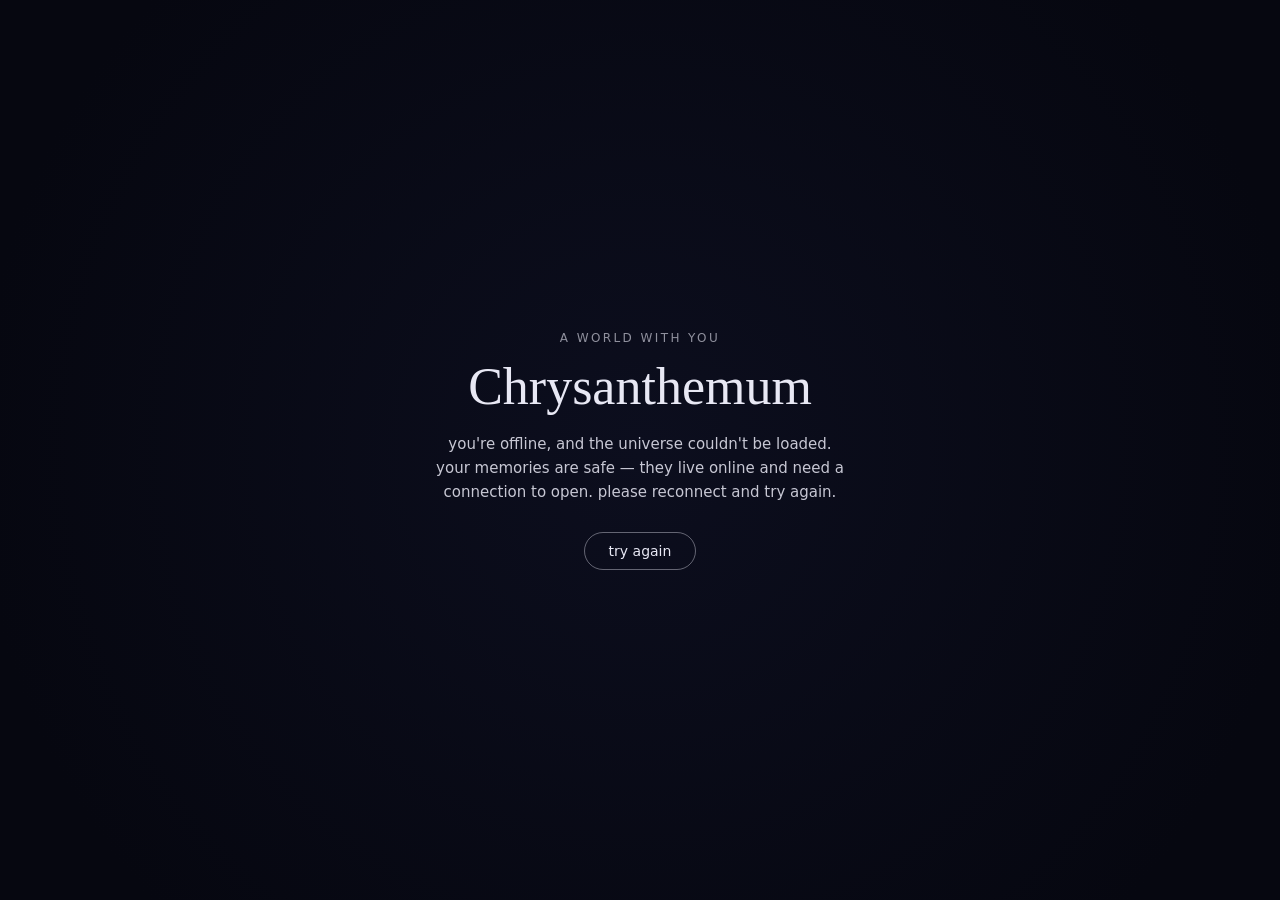
<file: offline.html>
<!DOCTYPE html>
<html lang="en">
<head>
  <meta charset="UTF-8" />
  <meta name="viewport" content="width=device-width, initial-scale=1.0" />
  <meta name="theme-color" content="#060710" />
  <title>Chrysanthemum — offline</title>
  <style>
    html,body{height:100%;margin:0;background:radial-gradient(circle at 50% 50%,#0c0e1e,#060710 85%);color:#e8e8f4;
      font-family:"Cormorant Garamond",Georgia,serif;}
    main{min-height:100%;display:flex;flex-direction:column;align-items:center;justify-content:center;
      text-align:center;padding:24px;box-sizing:border-box;}
    p.caption{font-family:Inter,system-ui,sans-serif;font-size:12px;letter-spacing:.2em;text-transform:uppercase;opacity:.6;margin:0 0 12px;}
    h1{font-weight:300;font-size:clamp(32px,8vw,52px);margin:0 0 16px;}
    p.msg{font-family:Inter,system-ui,sans-serif;font-weight:300;font-size:15px;line-height:1.6;max-width:420px;opacity:.85;margin:0 0 28px;}
    button{font:inherit;font-family:Inter,system-ui,sans-serif;font-size:14px;color:#e8e8f4;background:transparent;
      border:1px solid rgba(232,232,244,.4);border-radius:999px;padding:10px 24px;cursor:pointer;}
  </style>
</head>
<body>
  <main>
    <p class="caption">a world with you</p>
    <h1>Chrysanthemum</h1>
    <p class="msg">you're offline, and the universe couldn't be loaded. your memories are safe &mdash; they live online and need a connection to open. please reconnect and try again.</p>
    <button type="button" onclick="location.reload()">try again</button>
  </main>
</body>
</html>
</file>
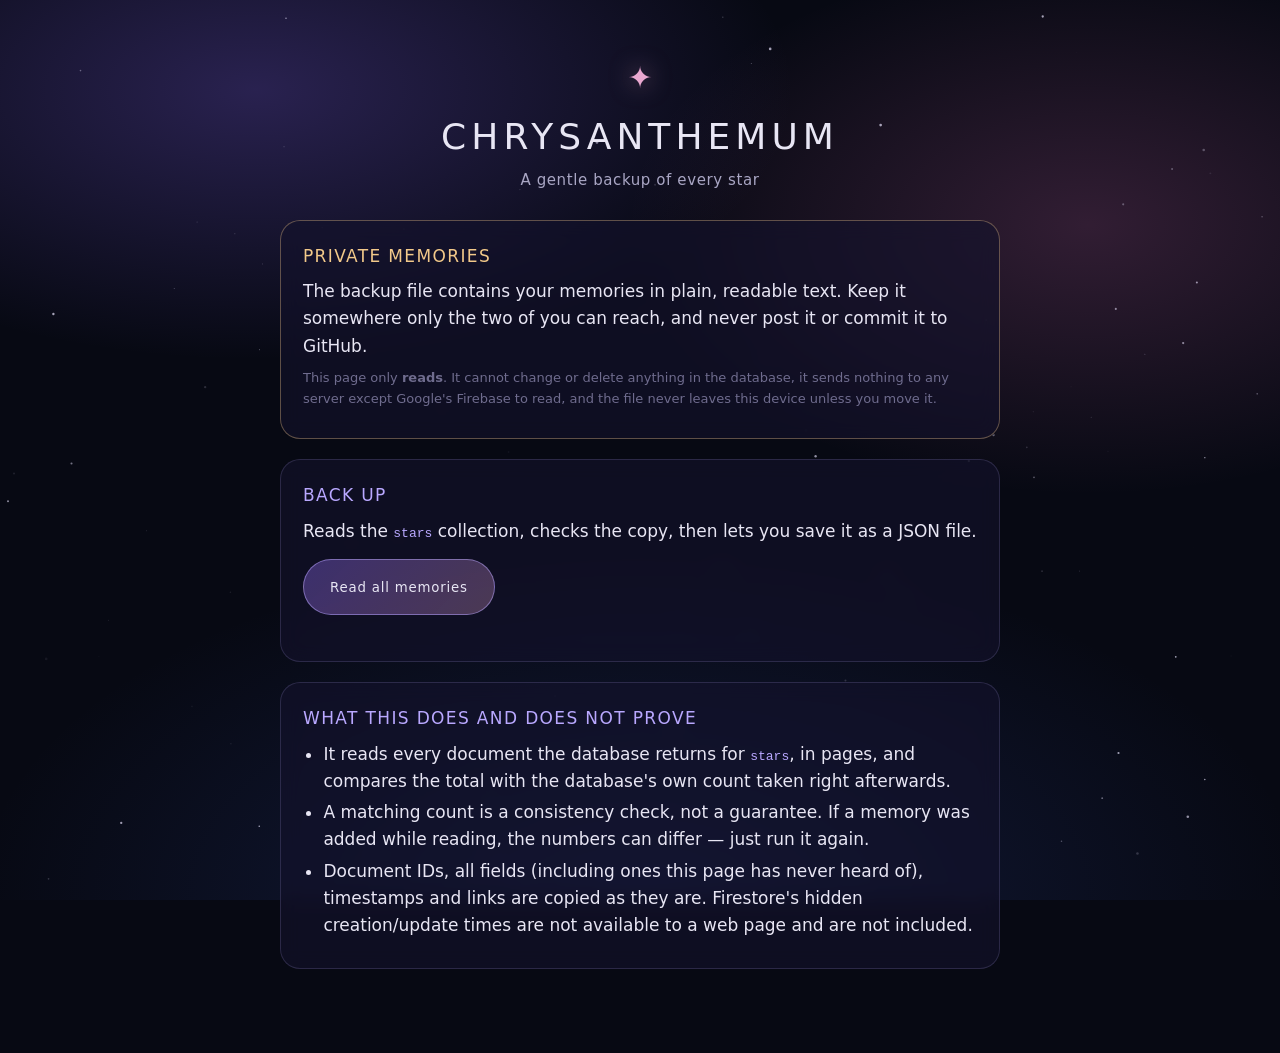
<file: tools/export-stars.html>
<!doctype html>
<html lang="en">
<head>
<meta charset="utf-8">
<meta name="viewport" content="width=device-width, initial-scale=1, viewport-fit=cover">
<meta name="robots" content="noindex, nofollow">
<meta name="referrer" content="no-referrer">
<meta name="color-scheme" content="dark">
<title>Chrysanthemum Backup</title>
<!--
  Chrysanthemum — read-only backup of the "stars" collection.
  - Reads only. This page imports no write/update/delete function from Firebase.
  - Signs in with nothing (no email, no Google, no password). It can read only while the
    database rules allow public reads. See the on-page explanation if access is refused.
  - The backup stays in your browser until you tap Save; nothing is sent anywhere else.
-->
<style>
  :root{
    --bg:#070913; --ink:#e8e6f4; --soft:#a9a6c4; --faint:#6f6c8e;
    --line:rgba(190,180,255,.16); --card:rgba(20,18,44,.62);
    --rose:#e9a8d0; --lav:#b9a8ff; --ok:#8fe3c0; --warn:#f2c98a; --bad:#ff9fb2;
  }
  *{box-sizing:border-box}
  html,body{margin:0;min-height:100%}
  body{
    background:
      radial-gradient(ellipse 70% 50% at 20% 10%, rgba(120,90,220,.30), transparent 60%),
      radial-gradient(ellipse 60% 50% at 85% 25%, rgba(220,110,180,.20), transparent 60%),
      radial-gradient(ellipse 80% 60% at 50% 100%, rgba(60,90,200,.22), transparent 65%),
      var(--bg);
    background-attachment:fixed;
    color:var(--ink);
    font:300 17px/1.6 "Segoe UI",system-ui,-apple-system,Roboto,sans-serif;
    -webkit-text-size-adjust:100%;
  }
  #sky{position:fixed;inset:0;width:100%;height:100%;z-index:0;pointer-events:none}
  main{position:relative;z-index:1;max-width:760px;margin:0 auto;padding:max(28px,env(safe-area-inset-top)) 20px 64px}
  header{text-align:center;padding:26px 0 8px}
  .mark{font-size:30px;color:var(--rose);filter:drop-shadow(0 0 12px rgba(233,168,208,.6))}
  h1{margin:6px 0 2px;font-weight:200;font-size:clamp(26px,5vw,36px);letter-spacing:.14em;text-transform:uppercase}
  .sub{color:var(--soft);margin:0;font-size:15px;letter-spacing:.04em}
  .card{
    background:var(--card);border:1px solid var(--line);border-radius:20px;
    padding:22px;margin:20px 0;backdrop-filter:blur(10px);-webkit-backdrop-filter:blur(10px);
  }
  .card h2{margin:0 0 8px;font-weight:300;font-size:17px;letter-spacing:.08em;text-transform:uppercase;color:var(--lav)}
  .privacy{border-color:rgba(242,201,138,.35)}
  .privacy h2{color:var(--warn)}
  p{margin:.5em 0}
  ul{margin:.4em 0;padding-left:1.2em}
  li{margin:.25em 0}
  button,.btn{
    appearance:none;border:1px solid rgba(185,168,255,.5);color:var(--ink);
    background:linear-gradient(135deg,rgba(150,110,255,.35),rgba(233,168,208,.28));
    font:400 17px/1 inherit;font-family:inherit;letter-spacing:.06em;
    min-height:56px;padding:0 26px;border-radius:999px;cursor:pointer;
    transition:transform .15s,box-shadow .2s,opacity .2s;
  }
  button:hover:not(:disabled){box-shadow:0 0 24px rgba(185,168,255,.35)}
  button:active:not(:disabled){transform:scale(.98)}
  button:disabled{opacity:.4;cursor:not-allowed}
  button.quiet{background:transparent;border-color:var(--line);color:var(--soft)}
  button:focus-visible,input:focus-visible{outline:2px solid var(--rose);outline-offset:3px}
  .row{display:flex;flex-wrap:wrap;gap:12px;align-items:center;margin-top:14px}
  .bar{height:10px;border-radius:99px;background:rgba(255,255,255,.07);overflow:hidden;margin:14px 0 6px}
  .bar>i{display:block;height:100%;width:0;border-radius:99px;background:linear-gradient(90deg,var(--lav),var(--rose));transition:width .25s}
  .bar.busy>i{width:35%!important;animation:slide 1.4s ease-in-out infinite}
  @keyframes slide{0%{margin-left:-35%}100%{margin-left:100%}}
  .stage{color:var(--soft);font-size:15px;min-height:1.6em}
  .result{border-radius:16px;padding:16px 18px;margin-top:14px;border:1px solid var(--line)}
  .result.ok{border-color:rgba(143,227,192,.45);background:rgba(143,227,192,.07)}
  .result.warn{border-color:rgba(242,201,138,.45);background:rgba(242,201,138,.07)}
  .result.bad{border-color:rgba(255,159,178,.5);background:rgba(255,159,178,.08)}
  .result h3{margin:0 0 4px;font-weight:400;font-size:19px}
  .result.ok h3{color:var(--ok)} .result.warn h3{color:var(--warn)} .result.bad h3{color:var(--bad)}
  .checks{list-style:none;padding:0;margin:12px 0 0}
  .checks li{display:flex;gap:10px;padding:8px 0;border-top:1px solid var(--line);font-size:15px}
  .checks li:first-child{border-top:0}
  .chip{flex:none;width:64px;text-align:center;font-size:12px;letter-spacing:.1em;text-transform:uppercase;border-radius:99px;padding:2px 0;height:22px;margin-top:2px}
  .chip.pass{color:var(--ok);border:1px solid rgba(143,227,192,.5)}
  .chip.warn{color:var(--warn);border:1px solid rgba(242,201,138,.5)}
  .chip.fail{color:var(--bad);border:1px solid rgba(255,159,178,.55)}
  .chk-name{color:var(--ink)} .chk-detail{color:var(--soft);display:block}
  code,.mono{font-family:ui-monospace,SFMono-Regular,Menlo,Consolas,monospace;font-size:13px;word-break:break-all;color:var(--lav)}
  table{width:100%;border-collapse:collapse;font-size:14px;margin-top:8px}
  th,td{text-align:left;padding:6px 8px;border-bottom:1px solid var(--line)}
  th{color:var(--faint);font-weight:400;letter-spacing:.06em}
  details{margin-top:12px} summary{cursor:pointer;color:var(--soft);padding:8px 0}
  input[type=file]{color:var(--soft);max-width:100%;font-size:15px}
  .tiny{font-size:13px;color:var(--faint)}
  [hidden]{display:none!important}
  @media (prefers-reduced-motion:reduce){.bar.busy>i{animation:none;width:100%!important;opacity:.5}}
</style>
</head>
<body>
<canvas id="sky" aria-hidden="true"></canvas>
<main>
  <header>
    <div class="mark" aria-hidden="true">✦</div>
    <h1>Chrysanthemum</h1>
    <p class="sub">A gentle backup of every star</p>
  </header>

  <section class="card privacy" aria-labelledby="priv">
    <h2 id="priv">Private memories</h2>
    <p>The backup file contains your memories in plain, readable text. Keep it somewhere only the two of you can reach, and never post it or commit it to GitHub.</p>
    <p class="tiny">This page only <strong>reads</strong>. It cannot change or delete anything in the database, it sends nothing to any server except Google's Firebase to read, and the file never leaves this device unless you move it.</p>
  </section>

  <section class="card" aria-labelledby="go">
    <h2 id="go">Back up</h2>
    <p>Reads the <code>stars</code> collection, checks the copy, then lets you save it as a JSON file.</p>
    <div class="row">
      <button id="start">Read all memories</button>
    </div>
    <div class="bar" id="bar" role="progressbar" aria-valuemin="0" aria-valuemax="100" aria-label="Progress" hidden><i id="fill"></i></div>
    <div class="stage" id="stage" aria-live="polite"></div>
    <div id="out" aria-live="polite"></div>
  </section>

  <section class="card" id="saveCard" hidden aria-labelledby="sv">
    <h2 id="sv">Save</h2>
    <div id="saveInfo"></div>
    <div class="row">
      <button id="save">Save backup file</button>
    </div>
    <p class="tiny">Each save uses a new file name, so an earlier backup is never replaced by this page. Your browser may still add “(1)” if you save the same file twice.</p>
    <details>
      <summary>Check the file I saved</summary>
      <p class="tiny">A download can fail without any warning (full storage, interrupted transfer). Pick the saved file here and it will be re-read and compared with what was verified above.</p>
      <input type="file" id="pick" accept=".json,application/json">
      <div id="pickOut" aria-live="polite"></div>
    </details>
  </section>

  <section class="card" aria-labelledby="hon">
    <h2 id="hon">What this does and does not prove</h2>
    <ul>
      <li>It reads every document the database returns for <code>stars</code>, in pages, and compares the total with the database's own count taken right afterwards.</li>
      <li>A matching count is a consistency check, not a guarantee. If a memory was added while reading, the numbers can differ — just run it again.</li>
      <li>Document IDs, all fields (including ones this page has never heard of), timestamps and links are copied as they are. Firestore's hidden creation/update times are not available to a web page and are not included.</li>
    </ul>
  </section>
</main>

<script>
/* ===== LOGIC (pure; unit-tested outside the browser) ===== */
// BEGIN logic
const FORMAT = "chrysanthemum-firestore-backup";
const FORMAT_VERSION = 2;
const TAG = "__fs_type";

function isPlainObject(v){
  if (v === null || typeof v !== "object") return false;
  const p = Object.getPrototypeOf(v);
  return p === Object.prototype || p === null;
}

// Converts Firestore values to plain JSON, tagging non-JSON types so nothing is lost.
// ctx.warnings collects anything we could not recognise (never silently dropped).
function serialize(v, ctx, path){
  if (v === null) return null;
  if (v === undefined){ ctx.warnings.push(path + ": undefined value"); return { [TAG]: "undefined" }; }
  const t = typeof v;
  if (t === "string" || t === "boolean") return v;
  if (t === "number"){
    if (Number.isFinite(v)) return Object.is(v, -0) ? { [TAG]: "number", value: "-0" } : v;
    return { [TAG]: "number", value: String(v) };               // NaN, Infinity, -Infinity
  }
  if (t === "bigint") return { [TAG]: "bigint", value: v.toString() };
  if (t !== "object"){ ctx.warnings.push(path + ": unsupported type " + t); return { [TAG]: "unsupported", typeof: t }; }
  if (Array.isArray(v)) return v.map((x, i) => serialize(x, ctx, path + "[" + i + "]"));
  if (typeof v.toDate === "function" && typeof v.seconds === "number" && typeof v.nanoseconds === "number"){
    let iso = null; try { iso = v.toDate().toISOString(); } catch (_) {}
    return { [TAG]: "timestamp", seconds: v.seconds, nanoseconds: v.nanoseconds, iso };
  }
  if (typeof v.toBase64 === "function") return { [TAG]: "bytes", base64: v.toBase64() };
  if (typeof v.path === "string" && v.firestore !== undefined) return { [TAG]: "reference", path: v.path };
  if (typeof v.latitude === "number" && typeof v.longitude === "number" && typeof v.isEqual === "function")
    return { [TAG]: "geopoint", latitude: v.latitude, longitude: v.longitude };
  if (typeof v.toArray === "function" && v.constructor && v.constructor.name === "VectorValue")
    return { [TAG]: "vector", values: v.toArray() };
  if (!isPlainObject(v)) ctx.warnings.push(path + ": unrecognised object type " + ((v.constructor && v.constructor.name) || "?"));
  const out = {};
  for (const k of Object.keys(v)) out[k] = serialize(v[k], ctx, path + "." + k);
  // A user field literally named like our tag must not be mistaken for a tagged value.
  if (Object.prototype.hasOwnProperty.call(out, TAG)) return { [TAG]: "map", fields: out };
  return out;
}

function buildPayload(rawDocs, meta){
  const ctx = { warnings: [] };
  const docs = rawDocs.map(d => ({ id: d.id, data: serialize(d.data, ctx, d.id) }));
  docs.sort((a, b) => (a.id < b.id ? -1 : a.id > b.id ? 1 : 0));
  return {
    payload: {
      format: FORMAT, formatVersion: FORMAT_VERSION,
      exportedAt: meta.exportedAt,
      source: { projectId: meta.projectId, collection: meta.collection },
      documentCount: docs.length,
      serverCountAfterRead: meta.serverCount,      // null if unavailable
      note: "Read-only copy. Contains private memories. Tagged values use the \"" + TAG + "\" key.",
      docs
    },
    warnings: ctx.warnings
  };
}

const typeName = v => v === null ? "null" : Array.isArray(v) ? "array"
  : (typeof v === "object" && v[TAG]) ? v[TAG] : typeof v;

// Verifies the JSON TEXT that will be saved (re-parsed, not the in-memory object).
function verifyBackup(jsonText, readCount, serverCount, originalPayload, buildWarnings){
  const checks = [];
  const add = (level, name, detail) => checks.push({ level, name, detail: detail || "" });
  let p;
  try { p = JSON.parse(jsonText); add("pass", "File is valid JSON"); }
  catch (e){ add("fail", "File is valid JSON", String(e.message || e)); return finish(checks, null); }

  const shapeOk = p && p.format === FORMAT && p.formatVersion === FORMAT_VERSION
    && Array.isArray(p.docs) && p.source && p.source.collection && typeof p.exportedAt === "string"
    && Number.isInteger(p.documentCount);
  add(shapeOk ? "pass" : "fail", "Structure and header",
      shapeOk ? "format " + p.format + " v" + p.formatVersion + ", exported " + p.exportedAt
              : "header fields are missing or wrong");
  if (!shapeOk) return finish(checks, null);

  const bad = p.docs.filter(d => !d || typeof d.id !== "string" || !d.id || !isPlainObject(d.data));
  add(bad.length ? "fail" : "pass", "Every entry has an ID and a data object", bad.length ? bad.length + " malformed entries" : p.docs.length + " entries");

  const countsOk = p.docs.length === p.documentCount && p.docs.length === readCount;
  add(countsOk ? "pass" : "fail", "Count in file = documents read",
      "read " + readCount + ", file lists " + p.docs.length + ", header says " + p.documentCount);

  const ids = p.docs.map(d => d && d.id);
  const dupes = ids.filter((id, i) => ids.indexOf(id) !== i);
  add(dupes.length ? "fail" : "pass", "Document IDs are unique", dupes.length ? "duplicates: " + [...new Set(dupes)].slice(0, 5).join(", ") : "");

  if (originalPayload){
    const same = JSON.stringify(p.docs) === JSON.stringify(originalPayload.docs);
    add(same ? "pass" : "fail", "Saved text re-reads identical to what was read from the database", same ? "" : "content changed during encoding");
  }
  if (buildWarnings && buildWarnings.length)
    add("warn", "Some values were of an unrecognised kind", buildWarnings.slice(0, 5).join("; ") + (buildWarnings.length > 5 ? " …" : ""));

  if (serverCount === null) add("warn", "Database's own count", "unavailable, so completeness could not be cross-checked");
  else if (serverCount === readCount) add("pass", "Matches the database's own count", serverCount + " (taken right after reading)");
  else add("warn", "Database's own count differs", "database says " + serverCount + ", read " + readCount + ". A memory may have been added or removed meanwhile — run again before trusting this backup.");

  // Field-level reports
  const byId = new Map(p.docs.filter(d => d && typeof d.id === "string").map(d => [d.id, d]));
  const fields = {};
  for (const d of p.docs) if (d && isPlainObject(d.data))
    for (const [k, v] of Object.entries(d.data)){ const f = (fields[k] ||= { n: 0, types: {} }); f.n++; f.types[typeName(v)] = (f.types[typeName(v)] || 0) + 1; }

  const boolReport = (key) => {
    const f = fields[key];
    if (!f) return { n: 0, trueN: 0, bad: 0 };
    let trueN = 0, badN = 0;
    for (const d of p.docs){ if (key in d.data){ if (d.data[key] === true) trueN++; else if (d.data[key] !== false) badN++; } }
    return { n: f.n, trueN, bad: badN };
  };
  for (const key of ["isCelestial", "birthdayNebula"]){
    const r = boolReport(key);
    if (r.bad) add("warn", key, r.bad + " document(s) hold a non-boolean value");
    else if (r.n === 0) add("warn", key, "no document has this field. If you expect special stars, check this before relying on the backup.");
    else add("pass", key, r.trueN + " star(s) marked true, " + (r.n - r.trueN) + " false");
  }

  const linked = p.docs.filter(d => d && isPlainObject(d.data) && "linkedStarId" in d.data);
  if (!linked.length) add("pass", "linkedStarId", "no linked stars in this backup");
  else {
    let nonStr = 0, dangling = [], oneWay = [];
    for (const d of linked){
      const t = d.data.linkedStarId;
      if (typeof t !== "string" || !t){ nonStr++; continue; }
      const other = byId.get(t);
      if (!other) dangling.push(d.id);
      else if (other.data.linkedStarId !== d.id) oneWay.push(d.id);
    }
    if (nonStr || dangling.length) add("fail", "linkedStarId", nonStr + " non-text value(s); " + dangling.length + " point to a star that is not in the backup");
    else if (oneWay.length) add("warn", "linkedStarId", linked.length + " linked star(s); " + oneWay.length + " are not linked back by their partner (may be normal for older data)");
    else add("pass", "linkedStarId", linked.length + " linked star(s); every link resolves and is mutual");
  }
  return finish(checks, { fields, p });

  function finish(cs, extra){
    const fail = cs.some(c => c.level === "fail"), warn = cs.some(c => c.level === "warn");
    return { status: fail ? "fail" : warn ? "warn" : "pass", checks: cs, fields: extra && extra.fields, parsed: extra && extra.p };
  }
}

function describeError(err){
  const code = err && err.code ? String(err.code).replace(/^firestore\//, "") : "";
  const raw = (err && err.message) || String(err);
  switch (code){
    case "permission-denied":
      return { kind: "denied", title: "The database refused to let this page read.",
        body: "Firestore returned “permission-denied”. That means the database rules currently require a signed-in user for reads of this collection (or a different rule is blocking it). This page deliberately signs in with nothing — no email, no Google — and it will not change any rule or setting to get around the refusal. Nothing was read or changed." };
    case "unavailable": case "deadline-exceeded":
      return { kind: "net", title: "Couldn't reach the database.", body: "The network dropped or was too slow (" + code + "). Check the connection and try again. Nothing was changed." };
    case "resource-exhausted":
      return { kind: "quota", title: "Today's free read allowance may be used up.", body: "Firestore reported “resource-exhausted”. The free plan resets daily; try again later. Nothing was changed." };
    case "unauthenticated":
      return { kind: "denied", title: "The database wants a signed-in user.", body: "Firestore returned “unauthenticated”. This page signs in with nothing and changes no settings. Nothing was read or changed." };
    default:
      return { kind: "other", title: "The export stopped.", body: raw + (code ? " (" + code + ")" : "") + ". Nothing was changed." };
  }
}

function backupFileName(d, count){
  const z = n => String(n).padStart(2, "0");
  return "chrysanthemum-stars-backup_" + d.getUTCFullYear() + z(d.getUTCMonth() + 1) + z(d.getUTCDate())
    + "-" + z(d.getUTCHours()) + z(d.getUTCMinutes()) + z(d.getUTCSeconds()) + "Z_" + count + "-docs.json";
}
// END logic

if (typeof module !== "undefined") module.exports = { serialize, buildPayload, verifyBackup, describeError, backupFileName, TAG };
</script>

<script type="module">
/* ===== PAGE ===== */
// Public web configuration (same as the website). It is not a secret; the database rules are what protect data.
const firebaseConfig = {
  apiKey: "AIzaSyDN2FxfwLETrQRutjQeS39YN-5gkYgVO1c",
  authDomain: "crysanthemum.firebaseapp.com",
  projectId: "crysanthemum",
  storageBucket: "crysanthemum.firebasestorage.app",
  messagingSenderId: "617658533108",
  appId: "1:617658533108:web:e8323baccc1ffd52e0caa1"
};
const COLLECTION = "stars", PAGE_SIZE = 200, BIG_WARN_BYTES = 40 * 1024 * 1024;

const $ = id => document.getElementById(id);
const esc = s => String(s).replace(/[&<>"']/g, c => ({ "&":"&amp;","<":"&lt;",">":"&gt;",'"':"&quot;","'":"&#39;" }[c]));
let state = null;   // { jsonText, hash, fileName, bytes, count, readCount, payload }

function stage(t){ $("stage").textContent = t; }
function progress(pct, busy){
  $("bar").hidden = false; $("bar").classList.toggle("busy", !!busy);
  if (!busy){ $("fill").style.width = pct + "%"; $("bar").setAttribute("aria-valuenow", Math.round(pct)); }
}
function result(cls, title, bodyHtml){ $("out").innerHTML = `<div class="result ${cls}"><h3>${esc(title)}</h3>${bodyHtml}</div>`; }

async function sha256Hex(bytes){
  const buf = await crypto.subtle.digest("SHA-256", bytes);
  return [...new Uint8Array(buf)].map(b => b.toString(16).padStart(2, "0")).join("");
}

async function run(){
  $("start").disabled = true; $("out").innerHTML = ""; $("saveCard").hidden = true; state = null;
  progress(0, true); stage("Connecting…");
  try {
    let fb, fs;
    try {
      fb = await import("https://www.gstatic.com/firebasejs/10.12.2/firebase-app.js");
      fs = await import("https://www.gstatic.com/firebasejs/10.12.2/firebase-firestore.js");
    } catch (_) {
      throw Object.assign(new Error("Couldn't load Firebase's code from Google (offline, or a blocker is active)"), { code: "unavailable" });
    }
    const { initializeApp } = fb;
    const { getFirestore, collection, query, orderBy, documentId, limit, startAfter, getDocs, getCountFromServer } = fs; // read-only imports only
    const db = getFirestore(initializeApp(firebaseConfig));
    const col = collection(db, COLLECTION);

    // Page through by document ID. (Ordering by a data field would silently skip documents lacking it.)
    const raw = []; const seen = new Set(); let last = null, pages = 0, fromCache = false;
    progress(0, true);
    for (;;){
      stage(raw.length ? "Read " + raw.length + " memories…" : "Reading memories…");
      const q = last ? query(col, orderBy(documentId()), startAfter(last), limit(PAGE_SIZE)) : query(col, orderBy(documentId()), limit(PAGE_SIZE));
      const snap = await getDocs(q);
      if (snap.metadata.fromCache) fromCache = true;
      pages++;
      snap.forEach(d => { if (!seen.has(d.id)){ seen.add(d.id); raw.push({ id: d.id, data: d.data() }); } });
      if (snap.size < PAGE_SIZE) break;
      last = snap.docs[snap.docs.length - 1];
    }
    if (fromCache) throw Object.assign(new Error("Results came from a local cache, not the server, so they can't be trusted as a backup"), { code: "cache" });

    stage("Cross-checking with the database's own count…"); progress(0, true);
    let serverCount = null;
    try { serverCount = (await getCountFromServer(col)).data().count; } catch (_) {}

    if (raw.length === 0){
      progress(100);
      result("warn", "No memories found", `<p>The <code>${COLLECTION}</code> collection returned 0 documents${serverCount === null ? "" : " (database count: " + serverCount + ")"}. There is nothing to back up, and no file was created.</p><p class="tiny">If you expected memories, check that this tool points at the right Firebase project (<code>${esc(firebaseConfig.projectId)}</code>).</p>`);
      stage(""); return;
    }

    stage("Building and verifying the backup…"); progress(85);
    const exportedAt = new Date();
    const { payload, warnings } = buildPayload(raw, { exportedAt: exportedAt.toISOString(), projectId: firebaseConfig.projectId, collection: COLLECTION, serverCount });
    const jsonText = JSON.stringify(payload, null, 2);
    const bytes = new TextEncoder().encode(jsonText);
    const hash = await sha256Hex(bytes);
    const v = verifyBackup(jsonText, raw.length, serverCount, payload, warnings);
    progress(100); stage("");

    const fileName = backupFileName(exportedAt, raw.length);
    state = { jsonText, bytes: bytes.length, hash, fileName, readCount: raw.length, status: v.status, fieldsRows: v.fields };

    const head = v.status === "pass" ? ["ok", "Backup verified"] : v.status === "warn" ? ["warn", "Backup read — please review the notes"] : ["bad", "Backup check failed — don't rely on this file"];
    const list = v.checks.map(c => `<li><span class="chip ${c.level}">${c.level}</span><span><span class="chk-name">${esc(c.name)}</span>${c.detail ? `<span class="chk-detail">${esc(c.detail)}</span>` : ""}</span></li>`).join("");
    const rows = Object.entries(v.fields || {}).sort((a, b) => b[1].n - a[1].n).map(([k, f]) =>
      `<tr><td>${esc(k)}</td><td>${f.n}</td><td>${esc(Object.entries(f.types).map(([t, n]) => t + " ×" + n).join(", "))}</td></tr>`).join("");
    result(head[0], head[1],
      `<p><strong>${raw.length}</strong> memories read in ${pages} page${pages > 1 ? "s" : ""}${serverCount === null ? "" : "; database count " + serverCount}.</p><ul class="checks">${list}</ul>
       <details><summary>Fields found (${Object.keys(v.fields || {}).length})</summary><table><tr><th>field</th><th>in docs</th><th>types</th></tr>${rows}</table></details>`);

    const big = bytes.length > BIG_WARN_BYTES ? `<p class="result warn">This file is large (${(bytes.length/1048576).toFixed(1)} MB). Saving may be slow on a tablet; if it fails, close other tabs and retry.</p>` : "";
    $("saveInfo").innerHTML = `<p>File: <code>${esc(fileName)}</code><br>Size: ${bytes.length.toLocaleString()} bytes (${(bytes.length/1024).toFixed(1)} KB)<br>SHA-256: <code>${hash}</code></p>${big}
      ${v.status === "fail" ? '<p class="result bad">Verification failed. Saving is allowed only so you can inspect the file — it is not a trustworthy backup.</p>' : ""}`;
    $("saveCard").hidden = false;
  } catch (err){
    console.error(err);
    const d = describeError(err);
    progress(0); $("bar").hidden = true; stage("");
    let extra = "";
    if (d.kind === "denied") extra = `<p><strong>What this means:</strong> the database is already locked to signed-in users, so a no-sign-in tool can no longer take this backup. It is not a fault in this page.</p>
      <p><strong>Safe options:</strong> restore read access only if you decide to (that is a production change this tool will not make), or take the backup through the access method chosen in UPDATE 01. Do not publish new rules until a backup exists.</p>`;
    result("bad", d.title, `<p>${esc(d.body)}</p>${extra}`);
  } finally {
    $("start").disabled = false;
  }
}

function save(){
  if (!state) return;
  try {
    const blob = new Blob([state.jsonText], { type: "application/json" });
    const url = URL.createObjectURL(blob);
    const a = document.createElement("a");
    a.href = url; a.download = state.fileName; a.rel = "noopener";
    document.body.appendChild(a); a.click(); a.remove();
    setTimeout(() => URL.revokeObjectURL(url), 60000);
    $("saveInfo").insertAdjacentHTML("beforeend", `<p class="result ok">Save started: <code>${esc(state.fileName)}</code>. The browser can't tell this page whether it finished — open the file or use “Check the file I saved” below and compare the size (${state.bytes.toLocaleString()} bytes).</p>`);
  } catch (err){
    $("saveInfo").insertAdjacentHTML("beforeend", `<p class="result bad">The browser refused the download: ${esc(err.message || err)}. The backup is still in memory on this page — don't close it. Try again, or free up storage first.</p>`);
  }
}

async function checkPicked(file){
  const out = $("pickOut"); out.innerHTML = "";
  if (!file) return;
  if (!state){ out.innerHTML = `<p class="result warn">Run a backup first so there is something to compare against.</p>`; return; }
  try {
    const bytes = new Uint8Array(await file.arrayBuffer());
    const hash = await sha256Hex(bytes);
    const same = hash === state.hash && bytes.length === state.bytes;
    let note = "";
    try { const p = JSON.parse(new TextDecoder().decode(bytes)); note = ` It parses as JSON with ${Array.isArray(p.docs) ? p.docs.length : "?"} documents.`; } catch (_) { note = " It does not parse as JSON."; }
    out.innerHTML = same
      ? `<p class="result ok"><strong>Identical.</strong> “${esc(file.name)}” matches the verified backup byte for byte.${esc(note)}</p>`
      : `<p class="result bad"><strong>Different.</strong> “${esc(file.name)}” is ${bytes.length.toLocaleString()} bytes (expected ${state.bytes.toLocaleString()}); its SHA-256 doesn't match.${esc(note)} It may be an older backup or an incomplete download — save again.</p>`;
  } catch (err){
    out.innerHTML = `<p class="result bad">Couldn't read that file: ${esc(err.message || err)}</p>`;
  }
}

$("start").onclick = run;
$("save").onclick = save;
$("pick").onchange = e => checkPicked(e.target.files[0]);

/* ===== quiet starfield ===== */
(function(){
  const c = $("sky"), x = c.getContext("2d"); let W, H, stars = [], raf;
  const reduce = matchMedia("(prefers-reduced-motion: reduce)").matches;
  function size(){ const r = devicePixelRatio || 1; W = c.width = innerWidth * r; H = c.height = innerHeight * r;
    stars = Array.from({ length: Math.round(innerWidth * innerHeight / 9000) }, () => ({ x: Math.random() * W, y: Math.random() * H, r: (Math.random() * 1.1 + .3) * r, p: Math.random() * 6.28, s: Math.random() * .8 + .2 })); }
  function draw(t){ x.clearRect(0, 0, W, H);
    for (const s of stars){ const a = reduce ? .6 : .35 + .35 * Math.sin(t / 1400 * s.s + s.p); x.fillStyle = "rgba(235,230,255," + a + ")"; x.beginPath(); x.arc(s.x, s.y, s.r, 0, 6.283); x.fill(); }
    if (!reduce) raf = requestAnimationFrame(draw); }
  addEventListener("resize", () => { size(); if (reduce) draw(0); });
  document.addEventListener("visibilitychange", () => { cancelAnimationFrame(raf); if (!document.hidden && !reduce) raf = requestAnimationFrame(draw); });
  size(); draw(0); if (!reduce) raf = requestAnimationFrame(draw);
})();
</script>
</body>
</html>
</file>
